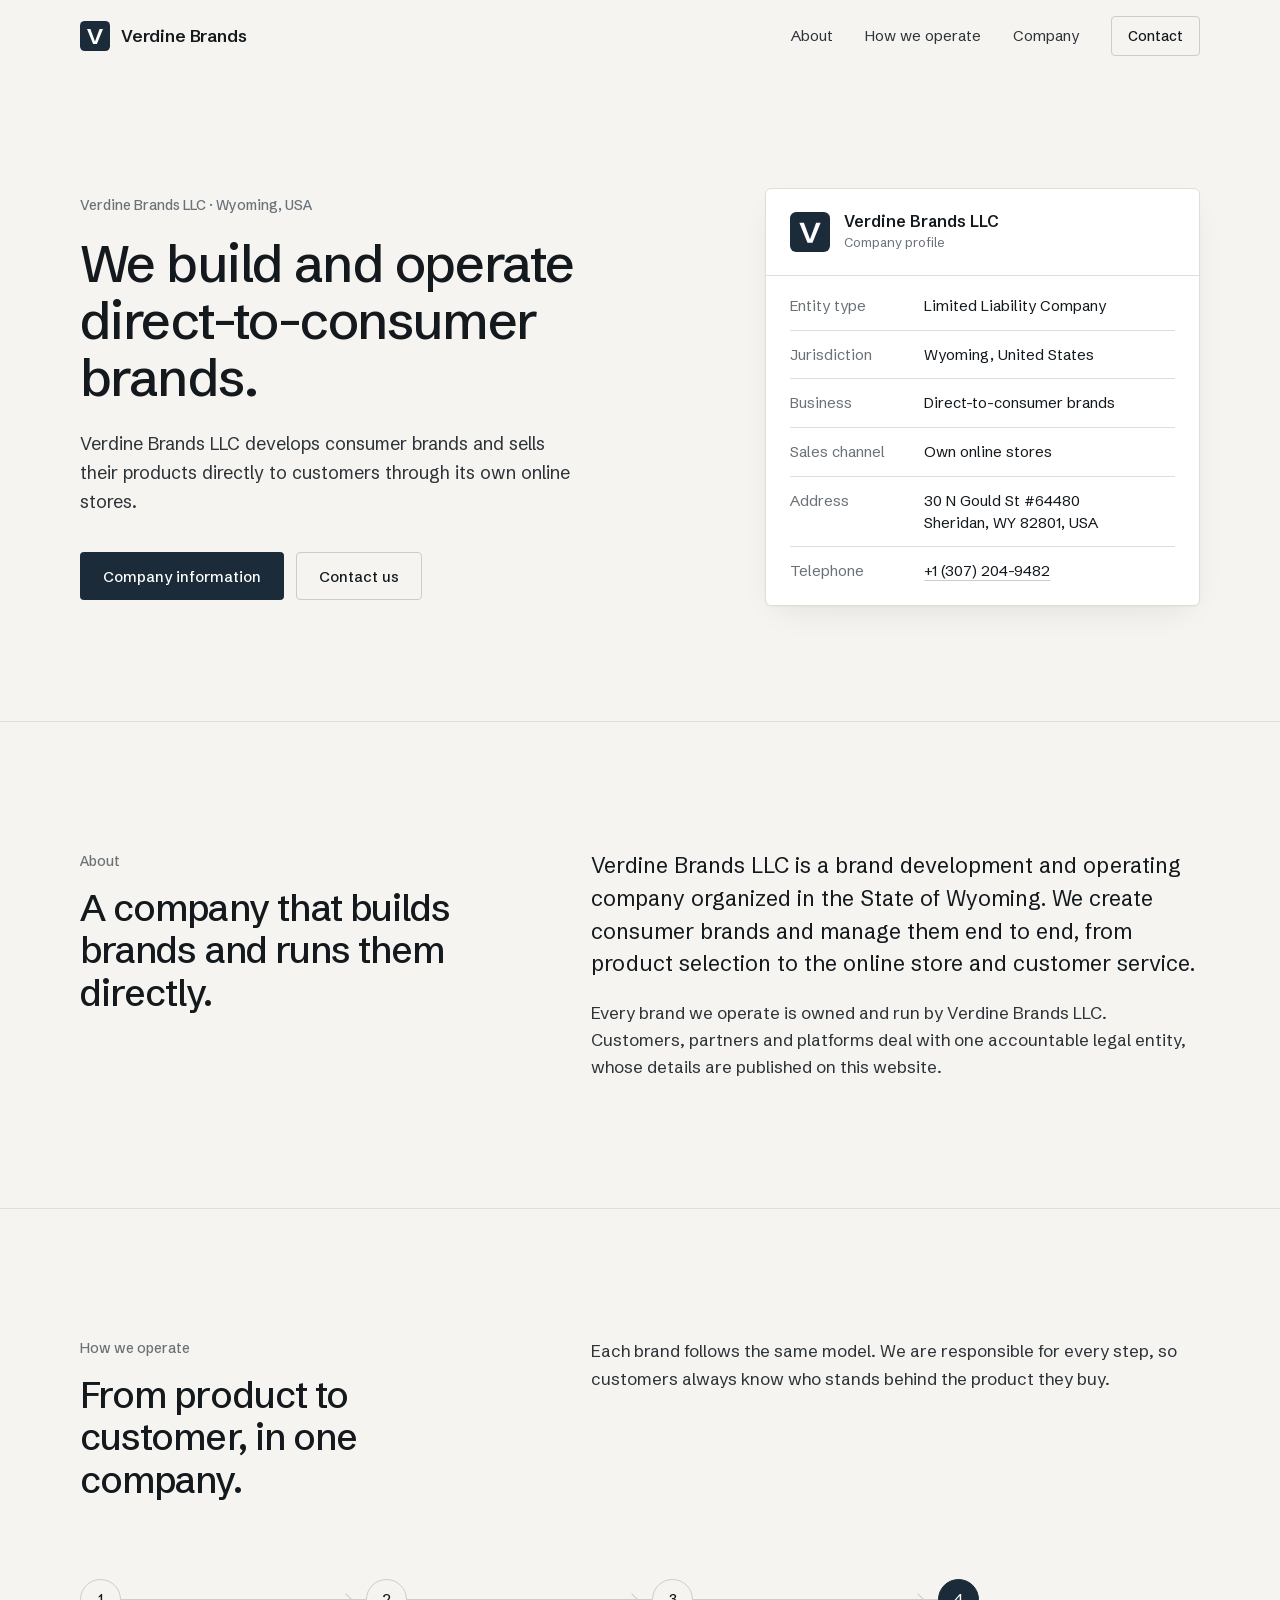
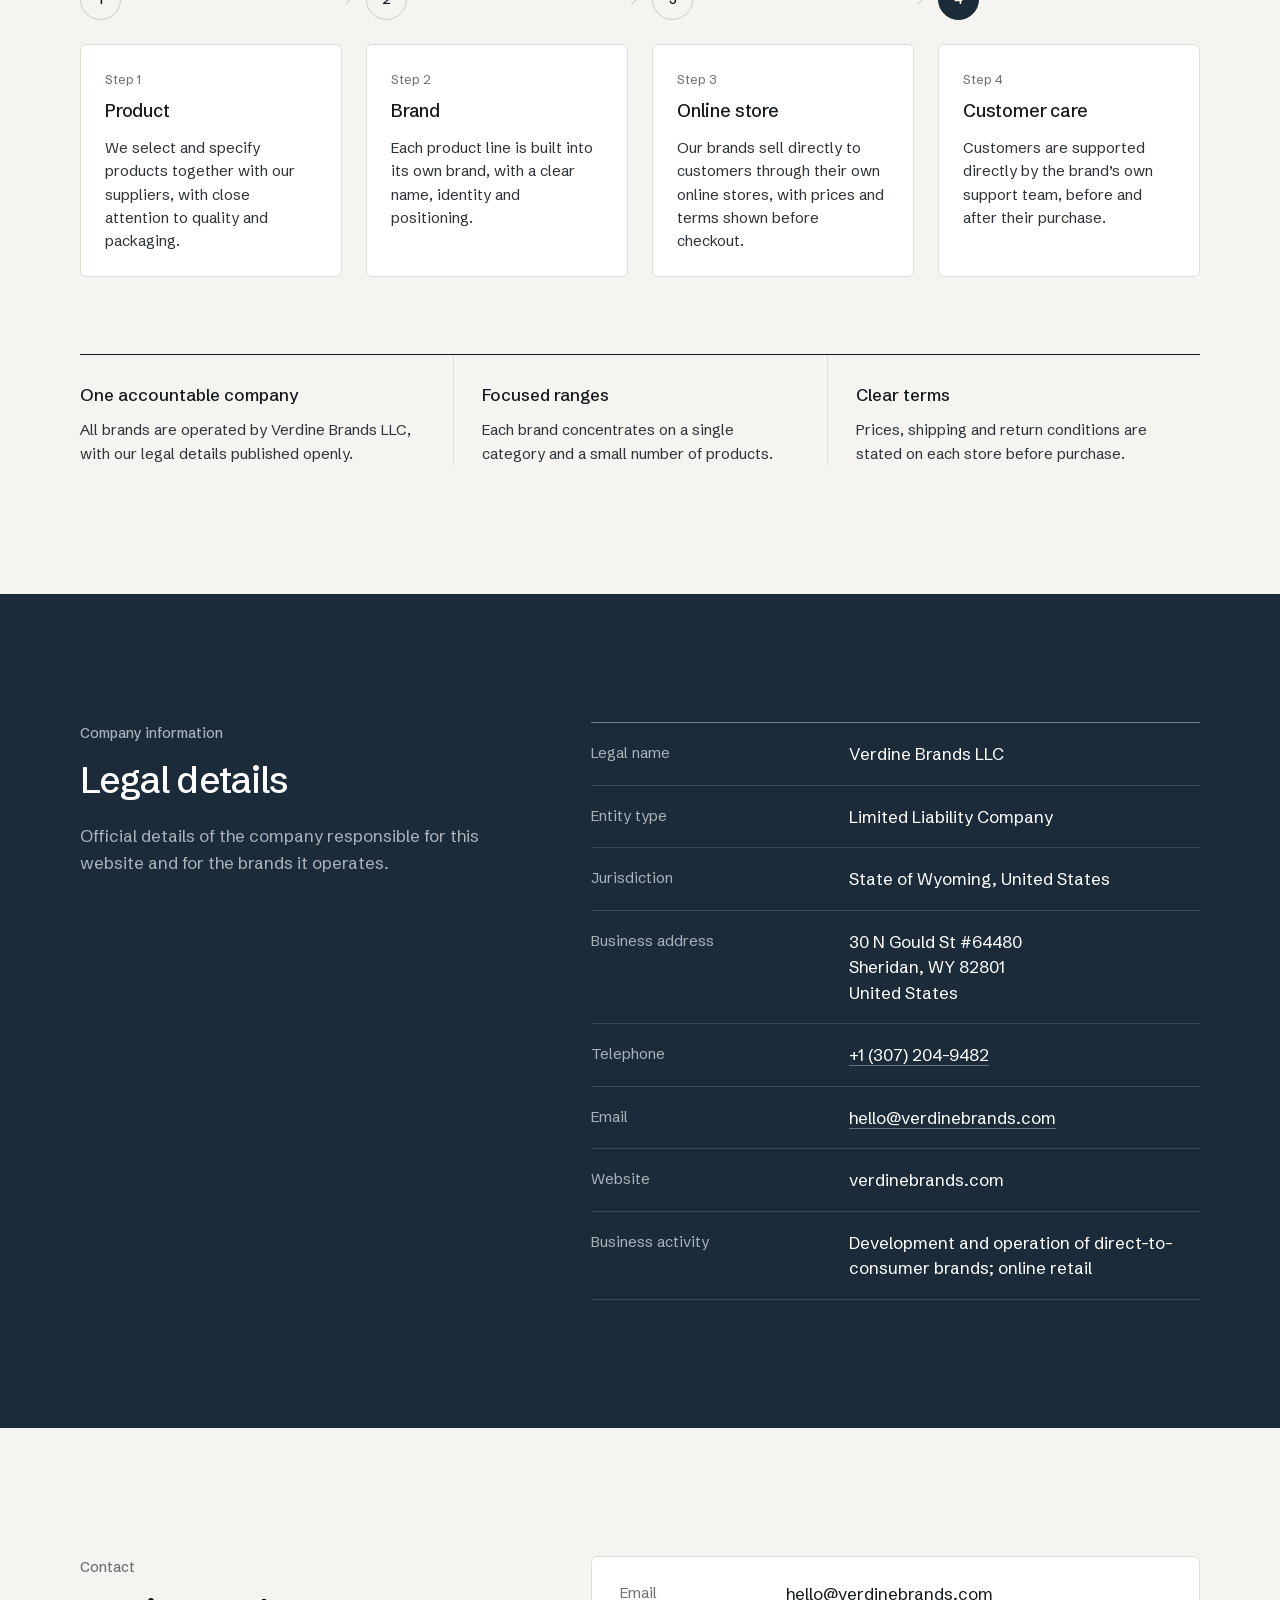
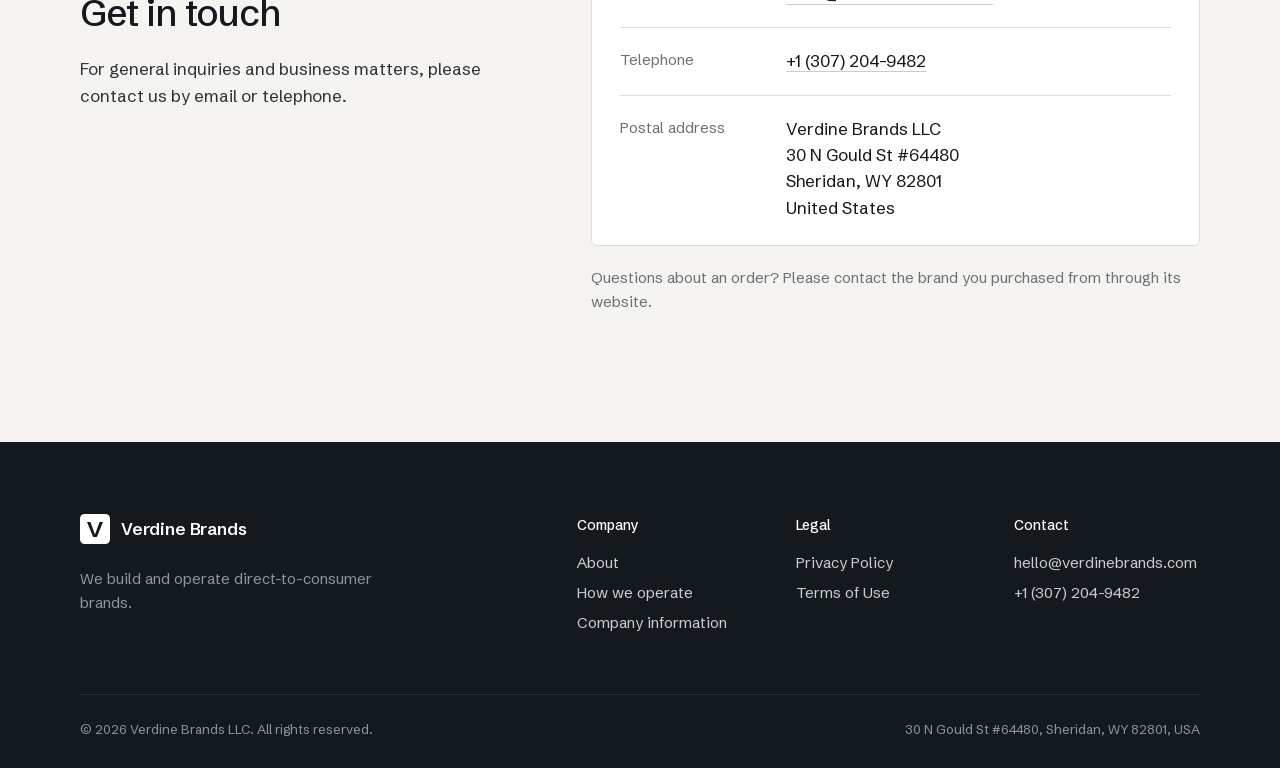
<file: index.html>
<!doctype html>
<html lang="en">
<head>
  <meta charset="utf-8">
  <meta name="viewport" content="width=device-width, initial-scale=1">
  <title>Verdine Brands LLC</title>
  <meta name="description" content="Verdine Brands LLC is a Wyoming limited liability company that builds and operates direct-to-consumer brands and sells through its own online stores.">
  <meta name="theme-color" content="#F5F4F0">
  <link rel="canonical" href="https://verdinebrands.com/">
  <meta property="og:type" content="website">
  <meta property="og:site_name" content="Verdine Brands LLC">
  <meta property="og:title" content="Verdine Brands LLC">
  <meta property="og:description" content="We build and operate direct-to-consumer brands.">
  <meta property="og:url" content="https://verdinebrands.com/">
  <meta property="og:image" content="https://verdinebrands.com/assets/og-image.png">
  <meta property="og:image:width" content="1200">
  <meta property="og:image:height" content="630">
  <meta name="twitter:card" content="summary_large_image">
  <link rel="icon" href="assets/favicon.svg" type="image/svg+xml">
  <link rel="preload" href="assets/fonts/schibsted-grotesk.woff2" as="font" type="font/woff2" crossorigin>
  <link rel="stylesheet" href="styles.css">
  <script>document.documentElement.classList.add('js')</script>
  <script type="application/ld+json">
  {
    "@context": "https://schema.org",
    "@type": "Organization",
    "name": "Verdine Brands LLC",
    "legalName": "Verdine Brands LLC",
    "url": "https://verdinebrands.com/",
    "logo": "https://verdinebrands.com/assets/favicon.svg",
    "email": "hello@verdinebrands.com",
    "telephone": "+1-307-204-9482",
    "address": {
      "@type": "PostalAddress",
      "streetAddress": "30 N Gould St #64480",
      "addressLocality": "Sheridan",
      "addressRegion": "WY",
      "postalCode": "82801",
      "addressCountry": "US"
    }
  }
  </script>
  <script src="site.js" defer></script>
</head>
<body>
<a class="skip" href="#main">Skip to content</a>

<header class="header">
  <div class="wrap">
    <a class="logo" href="./" aria-label="Verdine Brands, home">
      <svg class="logo-mark" viewBox="0 0 64 64" aria-hidden="true"><rect width="64" height="64" rx="10" fill="#1C2B39"/><path d="M15 17h7.2l9.8 26.5L41.8 17H49L36 49h-8z" fill="#fff"/></svg>
      <span class="logo-text">Verdine Brands</span>
    </a>
    <nav class="nav" aria-label="Main">
      <a class="opt" href="#about">About</a>
      <a class="opt" href="#operations">How we operate</a>
      <a class="opt" href="#company">Company</a>
      <a class="btn btn-ghost" href="#contact">Contact</a>
    </nav>
  </div>
</header>

<main id="main">

  <section class="hero">
    <div class="wrap hero-grid">
      <div>
        <p class="kicker">Verdine Brands LLC · Wyoming, USA</p>
        <h1>We build and operate direct-to-consumer brands.</h1>
        <p class="lead">Verdine Brands LLC develops consumer brands and sells their products directly to customers through its own online stores.</p>
        <div class="actions">
          <a class="btn btn-primary" href="#company">Company information</a>
          <a class="btn btn-ghost" href="#contact">Contact us</a>
        </div>
      </div>
      <aside class="profile" aria-label="Company profile">
        <div class="profile-head">
          <svg class="logo-mark" viewBox="0 0 64 64" aria-hidden="true"><rect width="64" height="64" rx="10" fill="#1C2B39"/><path d="M15 17h7.2l9.8 26.5L41.8 17H49L36 49h-8z" fill="#fff"/></svg>
          <div><b>Verdine Brands LLC</b><span>Company profile</span></div>
        </div>
        <dl>
          <div><dt>Entity type</dt><dd>Limited Liability Company</dd></div>
          <div><dt>Jurisdiction</dt><dd>Wyoming, United States</dd></div>
          <div><dt>Business</dt><dd>Direct-to-consumer brands</dd></div>
          <div><dt>Sales channel</dt><dd>Own online stores</dd></div>
          <div><dt>Address</dt><dd>30 N Gould St #64480<br>Sheridan, WY 82801, USA</dd></div>
          <div><dt>Telephone</dt><dd><a class="u" href="tel:+13072049482">+1 (307) 204-9482</a></dd></div>
        </dl>
      </aside>
    </div>
  </section>

  <section class="sec" id="about">
    <div class="wrap sec-head">
      <div class="rv">
        <p class="kicker">About</p>
        <h2>A company that builds brands and runs them directly.</h2>
      </div>
      <div class="prose rv">
        <p class="big">Verdine Brands LLC is a brand development and operating company organized in the State of Wyoming. We create consumer brands and manage them end to end, from product selection to the online store and customer service.</p>
        <p>Every brand we operate is owned and run by Verdine Brands LLC. Customers, partners and platforms deal with one accountable legal entity, whose details are published on this website.</p>
      </div>
    </div>
  </section>

  <section class="sec" id="operations">
    <div class="wrap">
      <div class="sec-head rv">
        <div>
          <p class="kicker">How we operate</p>
          <h2>From product to customer, in one company.</h2>
        </div>
        <div class="prose"><p>Each brand follows the same model. We are responsible for every step, so customers always know who stands behind the product they buy.</p></div>
      </div>

      <ol class="flow">
        <li class="rv"><span class="node">1</span><div class="card"><span class="step">Step 1</span><h3>Product</h3><p>We select and specify products together with our suppliers, with close attention to quality and packaging.</p></div></li>
        <li class="rv"><span class="node">2</span><div class="card"><span class="step">Step 2</span><h3>Brand</h3><p>Each product line is built into its own brand, with a clear name, identity and positioning.</p></div></li>
        <li class="rv"><span class="node">3</span><div class="card"><span class="step">Step 3</span><h3>Online store</h3><p>Our brands sell directly to customers through their own online stores, with prices and terms shown before checkout.</p></div></li>
        <li class="rv"><span class="node">4</span><div class="card"><span class="step">Step 4</span><h3>Customer care</h3><p>Customers are supported directly by the brand’s own support team, before and after their purchase.</p></div></li>
      </ol>

      <div class="standards rv">
        <div><h3>One accountable company</h3><p>All brands are operated by Verdine Brands LLC, with our legal details published openly.</p></div>
        <div><h3>Focused ranges</h3><p>Each brand concentrates on a single category and a small number of products.</p></div>
        <div><h3>Clear terms</h3><p>Prices, shipping and return conditions are stated on each store before purchase.</p></div>
      </div>
    </div>
  </section>

  <section class="sec company" id="company">
    <div class="wrap sec-head">
      <div class="rv">
        <p class="kicker">Company information</p>
        <h2>Legal details</h2>
        <div class="prose" style="margin-top:20px"><p>Official details of the company responsible for this website and for the brands it operates.</p></div>
      </div>
      <dl class="register rv">
        <div><dt>Legal name</dt><dd>Verdine Brands LLC</dd></div>
        <div><dt>Entity type</dt><dd>Limited Liability Company</dd></div>
        <div><dt>Jurisdiction</dt><dd>State of Wyoming, United States</dd></div>
        <div><dt>Business address</dt><dd>30 N Gould St #64480<br>Sheridan, WY 82801<br>United States</dd></div>
        <div><dt>Telephone</dt><dd><a class="u" href="tel:+13072049482">+1 (307) 204-9482</a></dd></div>
        <div><dt>Email</dt><dd><a class="u" href="mailto:hello@verdinebrands.com">hello@verdinebrands.com</a></dd></div>
        <div><dt>Website</dt><dd>verdinebrands.com</dd></div>
        <div><dt>Business activity</dt><dd>Development and operation of direct-to-consumer brands; online retail</dd></div>
      </dl>
    </div>
  </section>

  <section class="sec" id="contact">
    <div class="wrap sec-head">
      <div class="rv">
        <p class="kicker">Contact</p>
        <h2>Get in touch</h2>
        <div class="prose" style="margin-top:20px"><p>For general inquiries and business matters, please contact us by email or telephone.</p></div>
      </div>
      <div class="rv">
        <div class="contact-card">
          <div><h3>Email</h3><p><a class="u" href="mailto:hello@verdinebrands.com">hello@verdinebrands.com</a></p></div>
          <div><h3>Telephone</h3><p><a class="u" href="tel:+13072049482">+1 (307) 204-9482</a></p></div>
          <div><h3>Postal address</h3><p>Verdine Brands LLC<br>30 N Gould St #64480<br>Sheridan, WY 82801<br>United States</p></div>
        </div>
        <p class="contact-note">Questions about an order? Please contact the brand you purchased from through its website.</p>
      </div>
    </div>
  </section>

</main>

<footer class="footer">
  <div class="wrap">
    <div class="f-top">
      <div>
        <a class="logo" href="./">
          <svg class="logo-mark" viewBox="0 0 64 64" aria-hidden="true"><rect width="64" height="64" rx="10" fill="#FFFFFF"/><path d="M15 17h7.2l9.8 26.5L41.8 17H49L36 49h-8z" fill="#14191D"/></svg>
          <span class="logo-text">Verdine Brands</span>
        </a>
        <p>We build and operate direct-to-consumer brands.</p>
      </div>
      <div>
        <h4>Company</h4>
        <ul><li><a href="#about">About</a></li><li><a href="#operations">How we operate</a></li><li><a href="#company">Company information</a></li></ul>
      </div>
      <div>
        <h4>Legal</h4>
        <ul><li><a href="privacy.html">Privacy Policy</a></li><li><a href="terms.html">Terms of Use</a></li></ul>
      </div>
      <div>
        <h4>Contact</h4>
        <ul><li><a href="mailto:hello@verdinebrands.com">hello@verdinebrands.com</a></li><li><a href="tel:+13072049482">+1 (307) 204-9482</a></li></ul>
      </div>
    </div>
    <div class="f-bottom">
      <span>© <span data-year>2026</span> Verdine Brands LLC. All rights reserved.</span>
      <span>30 N Gould St #64480, Sheridan, WY 82801, USA</span>
    </div>
  </div>
</footer>
</body>
</html>
</file>
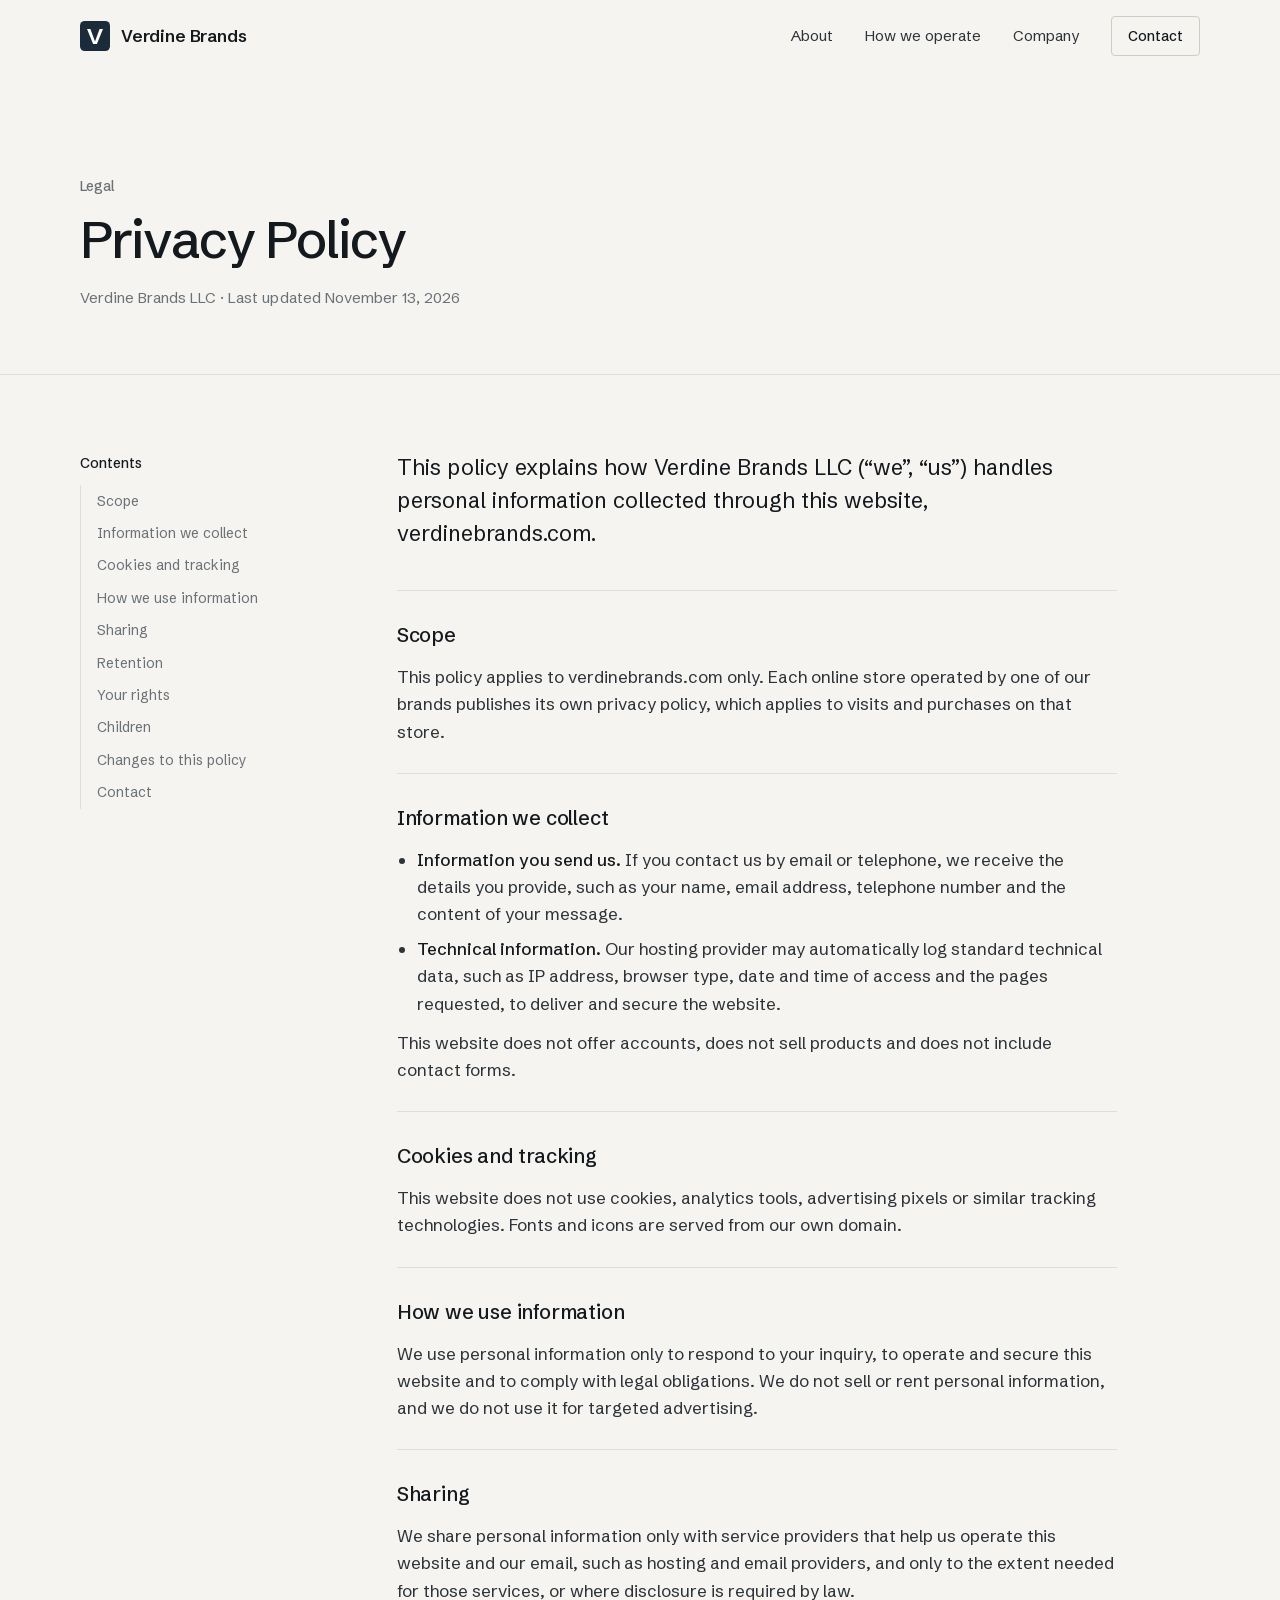
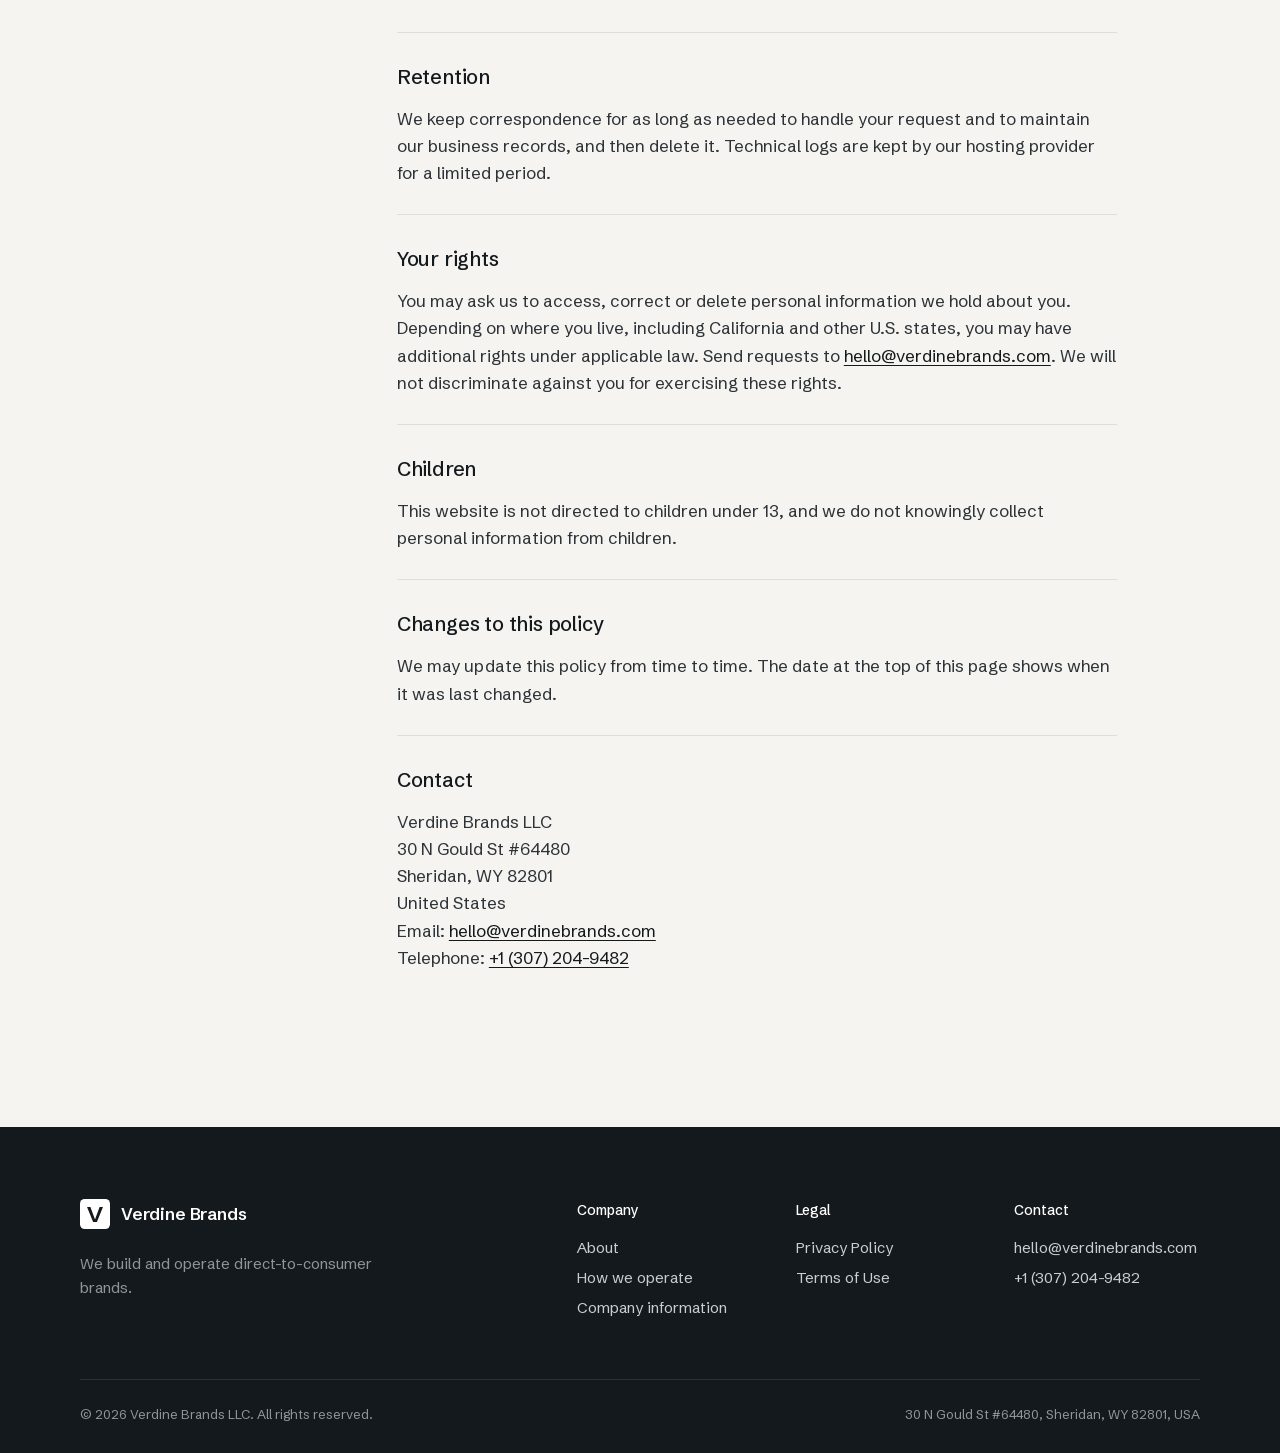
<file: privacy.html>
<!doctype html>
<html lang="en">
<head>
  <meta charset="utf-8">
  <meta name="viewport" content="width=device-width, initial-scale=1">
  <title>Privacy Policy · Verdine Brands LLC</title>
  <meta name="description" content="How Verdine Brands LLC handles personal information collected through verdinebrands.com.">
  <meta name="theme-color" content="#F5F4F0">
  <link rel="canonical" href="https://verdinebrands.com/privacy.html">
  <link rel="icon" href="assets/favicon.svg" type="image/svg+xml">
  <link rel="preload" href="assets/fonts/schibsted-grotesk.woff2" as="font" type="font/woff2" crossorigin>
  <link rel="stylesheet" href="styles.css">
  <script>document.documentElement.classList.add('js')</script>
  <script src="site.js" defer></script>
</head>
<body>
<a class="skip" href="#main">Skip to content</a>

<header class="header">
  <div class="wrap">
    <a class="logo" href="./" aria-label="Verdine Brands, home">
      <svg class="logo-mark" viewBox="0 0 64 64" aria-hidden="true"><rect width="64" height="64" rx="10" fill="#1C2B39"/><path d="M15 17h7.2l9.8 26.5L41.8 17H49L36 49h-8z" fill="#fff"/></svg>
      <span class="logo-text">Verdine Brands</span>
    </a>
    <nav class="nav" aria-label="Main">
      <a class="opt" href="./#about">About</a>
      <a class="opt" href="./#operations">How we operate</a>
      <a class="opt" href="./#company">Company</a>
      <a class="btn btn-ghost" href="./#contact">Contact</a>
    </nav>
  </div>
</header>

<main id="main">
  <section class="page-head">
    <div class="wrap">
      <p class="kicker">Legal</p>
      <h1>Privacy Policy</h1>
      <p class="meta">Verdine Brands LLC · Last updated November 13, 2026</p>
    </div>
  </section>

  <section class="legal">
    <div class="wrap legal-grid">
      <nav class="toc" aria-label="Contents">
        <p>Contents</p>
        <ol>
            <li><a href="#scope">Scope</a></li>
            <li><a href="#collect">Information we collect</a></li>
            <li><a href="#cookies">Cookies and tracking</a></li>
            <li><a href="#use">How we use information</a></li>
            <li><a href="#sharing">Sharing</a></li>
            <li><a href="#retention">Retention</a></li>
            <li><a href="#rights">Your rights</a></li>
            <li><a href="#children">Children</a></li>
            <li><a href="#changes">Changes to this policy</a></li>
            <li><a href="#contact">Contact</a></li>
        </ol>
      </nav>
      <article class="doc">
        <p class="intro">This policy explains how Verdine Brands LLC (“we”, “us”) handles personal information collected through this website, verdinebrands.com.</p>
          <section id="scope">
            <h2>Scope</h2>
            <p>This policy applies to verdinebrands.com only. Each online store operated by one of our brands publishes its own privacy policy, which applies to visits and purchases on that store.</p>
          </section>
          <section id="collect">
            <h2>Information we collect</h2>
            <ul><li><strong>Information you send us.</strong> If you contact us by email or telephone, we receive the details you provide, such as your name, email address, telephone number and the content of your message.</li><li><strong>Technical information.</strong> Our hosting provider may automatically log standard technical data, such as IP address, browser type, date and time of access and the pages requested, to deliver and secure the website.</li></ul><p>This website does not offer accounts, does not sell products and does not include contact forms.</p>
          </section>
          <section id="cookies">
            <h2>Cookies and tracking</h2>
            <p>This website does not use cookies, analytics tools, advertising pixels or similar tracking technologies. Fonts and icons are served from our own domain.</p>
          </section>
          <section id="use">
            <h2>How we use information</h2>
            <p>We use personal information only to respond to your inquiry, to operate and secure this website and to comply with legal obligations. We do not sell or rent personal information, and we do not use it for targeted advertising.</p>
          </section>
          <section id="sharing">
            <h2>Sharing</h2>
            <p>We share personal information only with service providers that help us operate this website and our email, such as hosting and email providers, and only to the extent needed for those services, or where disclosure is required by law.</p>
          </section>
          <section id="retention">
            <h2>Retention</h2>
            <p>We keep correspondence for as long as needed to handle your request and to maintain our business records, and then delete it. Technical logs are kept by our hosting provider for a limited period.</p>
          </section>
          <section id="rights">
            <h2>Your rights</h2>
            <p>You may ask us to access, correct or delete personal information we hold about you. Depending on where you live, including California and other U.S. states, you may have additional rights under applicable law. Send requests to <a href="mailto:hello@verdinebrands.com">hello@verdinebrands.com</a>. We will not discriminate against you for exercising these rights.</p>
          </section>
          <section id="children">
            <h2>Children</h2>
            <p>This website is not directed to children under 13, and we do not knowingly collect personal information from children.</p>
          </section>
          <section id="changes">
            <h2>Changes to this policy</h2>
            <p>We may update this policy from time to time. The date at the top of this page shows when it was last changed.</p>
          </section>
          <section id="contact">
            <h2>Contact</h2>
            <p>Verdine Brands LLC</p>
          <address>30 N Gould St #64480<br>Sheridan, WY 82801<br>United States</address>
          <p>Email: <a href="mailto:hello@verdinebrands.com">hello@verdinebrands.com</a><br>Telephone: <a href="tel:+13072049482">+1 (307) 204-9482</a></p>
          </section>
      </article>
    </div>
  </section>
</main>

<footer class="footer">
  <div class="wrap">
    <div class="f-top">
      <div>
        <a class="logo" href="./">
          <svg class="logo-mark" viewBox="0 0 64 64" aria-hidden="true"><rect width="64" height="64" rx="10" fill="#FFFFFF"/><path d="M15 17h7.2l9.8 26.5L41.8 17H49L36 49h-8z" fill="#14191D"/></svg>
          <span class="logo-text">Verdine Brands</span>
        </a>
        <p>We build and operate direct-to-consumer brands.</p>
      </div>
      <div>
        <h4>Company</h4>
        <ul><li><a href="./#about">About</a></li><li><a href="./#operations">How we operate</a></li><li><a href="./#company">Company information</a></li></ul>
      </div>
      <div>
        <h4>Legal</h4>
        <ul><li><a href="privacy.html">Privacy Policy</a></li><li><a href="terms.html">Terms of Use</a></li></ul>
      </div>
      <div>
        <h4>Contact</h4>
        <ul><li><a href="mailto:hello@verdinebrands.com">hello@verdinebrands.com</a></li><li><a href="tel:+13072049482">+1 (307) 204-9482</a></li></ul>
      </div>
    </div>
    <div class="f-bottom">
      <span>© <span data-year>2026</span> Verdine Brands LLC. All rights reserved.</span>
      <span>30 N Gould St #64480, Sheridan, WY 82801, USA</span>
    </div>
  </div>
</footer>
</body>
</html>
</file>
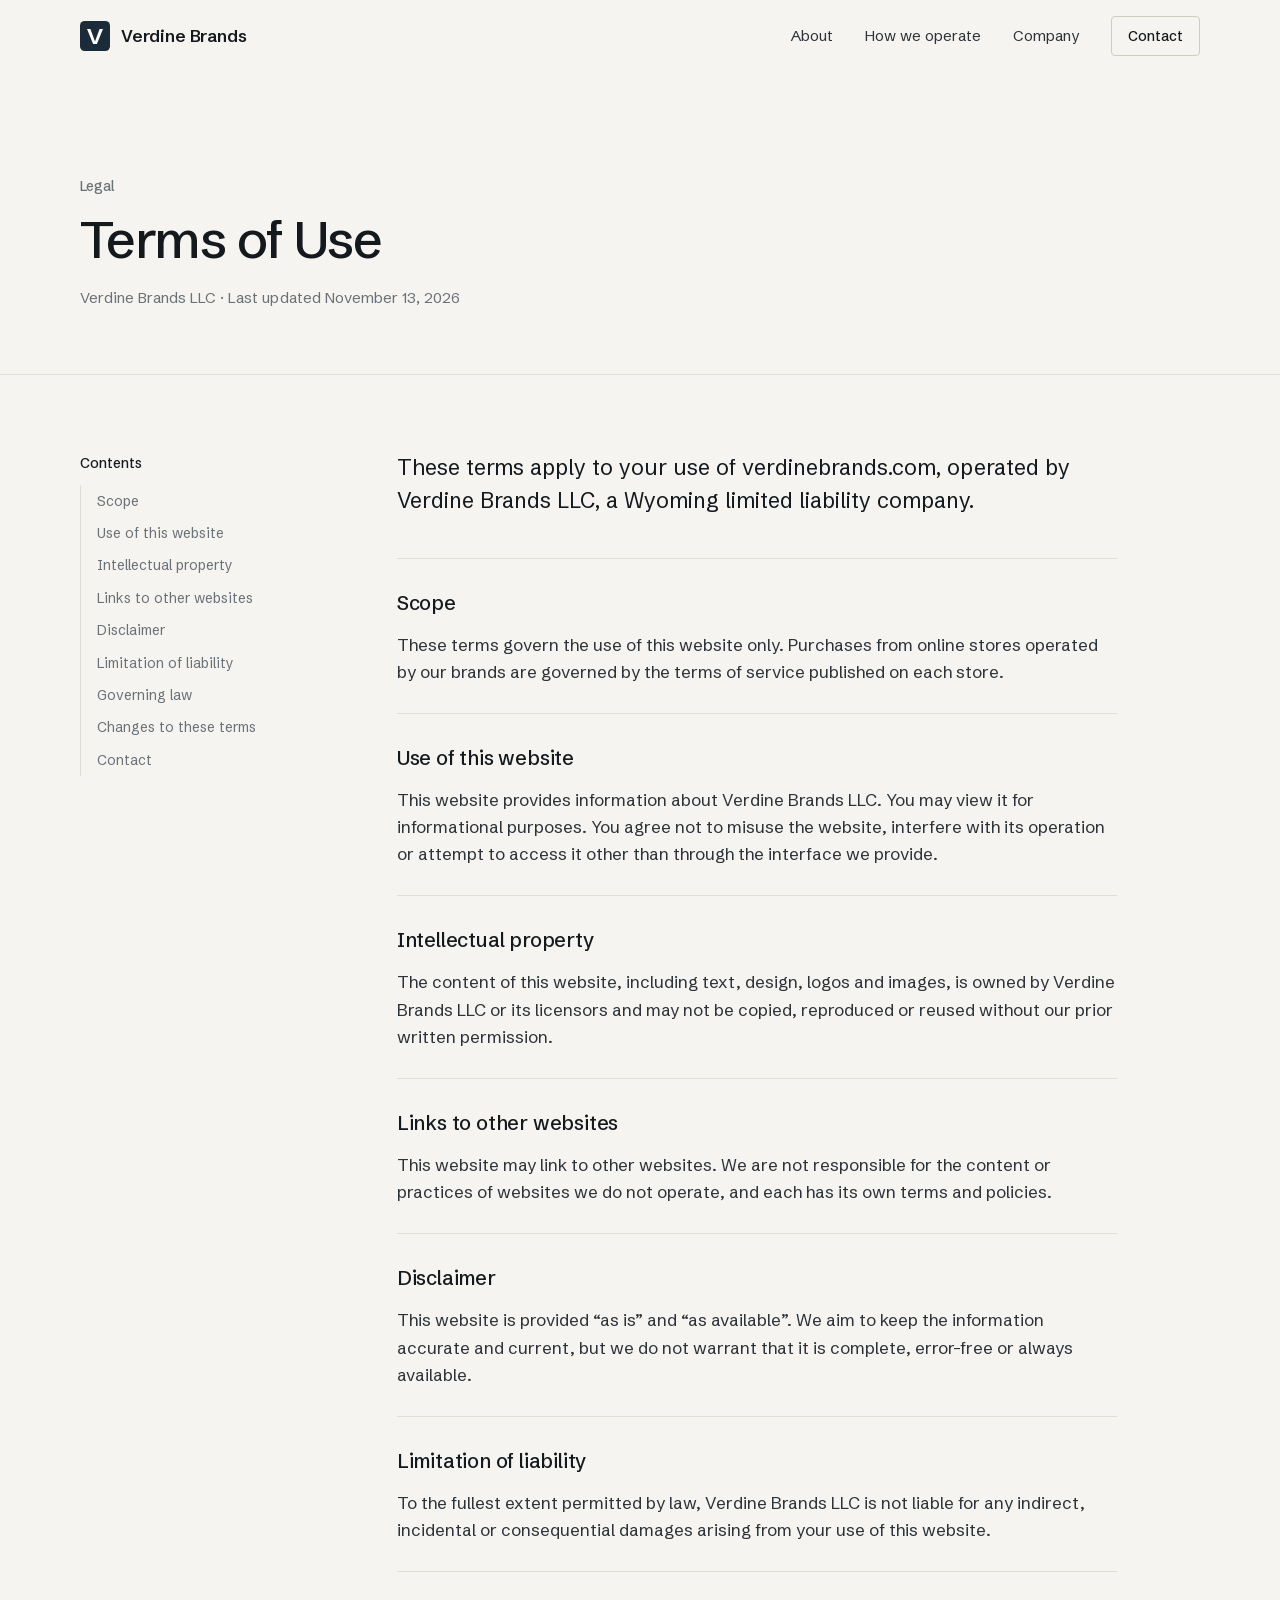
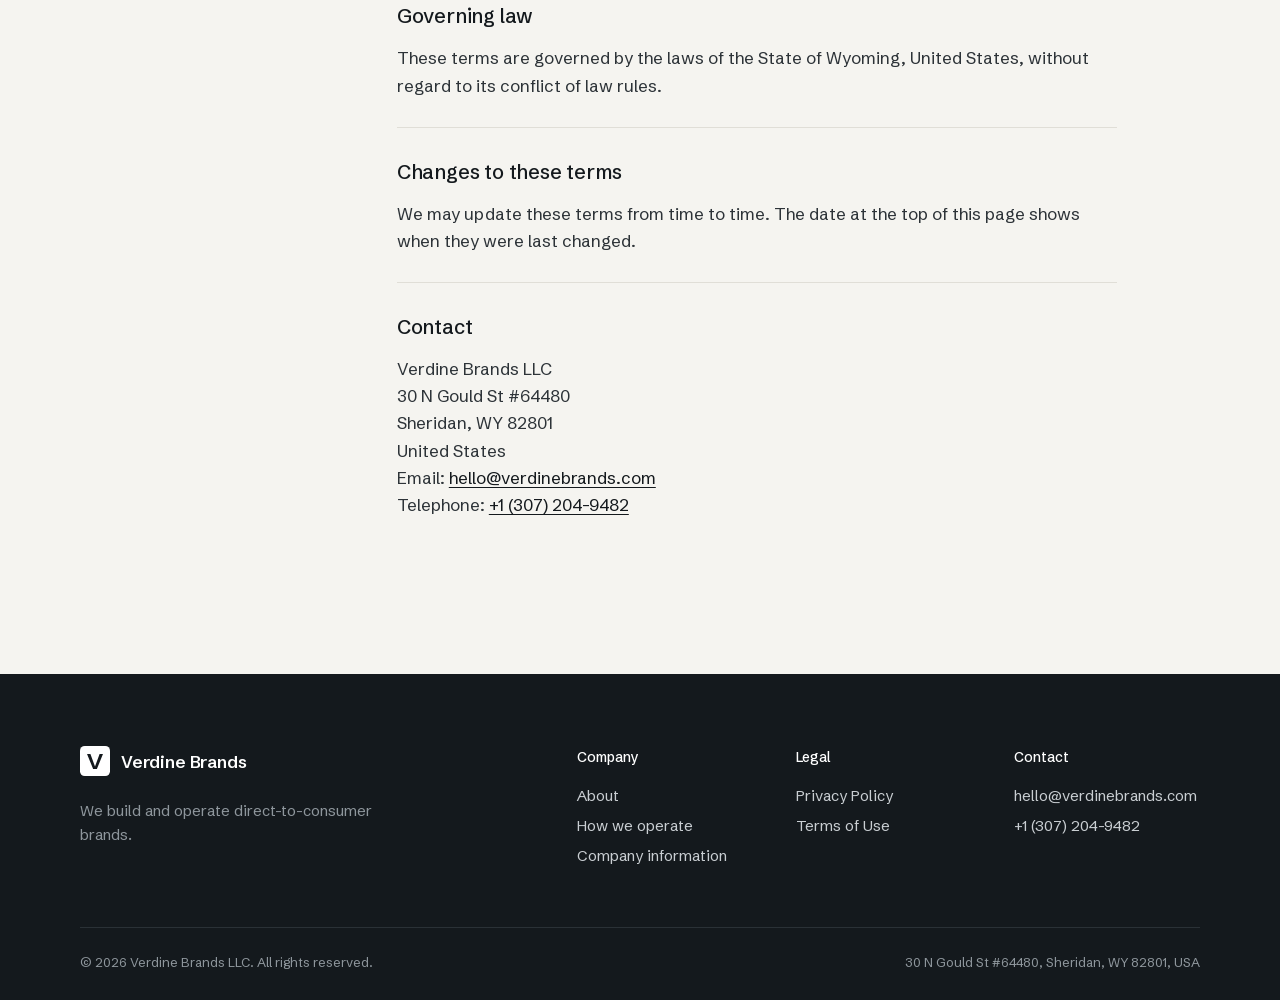
<file: terms.html>
<!doctype html>
<html lang="en">
<head>
  <meta charset="utf-8">
  <meta name="viewport" content="width=device-width, initial-scale=1">
  <title>Terms of Use · Verdine Brands LLC</title>
  <meta name="description" content="Terms that apply to the use of verdinebrands.com, operated by Verdine Brands LLC.">
  <meta name="theme-color" content="#F5F4F0">
  <link rel="canonical" href="https://verdinebrands.com/terms.html">
  <link rel="icon" href="assets/favicon.svg" type="image/svg+xml">
  <link rel="preload" href="assets/fonts/schibsted-grotesk.woff2" as="font" type="font/woff2" crossorigin>
  <link rel="stylesheet" href="styles.css">
  <script>document.documentElement.classList.add('js')</script>
  <script src="site.js" defer></script>
</head>
<body>
<a class="skip" href="#main">Skip to content</a>

<header class="header">
  <div class="wrap">
    <a class="logo" href="./" aria-label="Verdine Brands, home">
      <svg class="logo-mark" viewBox="0 0 64 64" aria-hidden="true"><rect width="64" height="64" rx="10" fill="#1C2B39"/><path d="M15 17h7.2l9.8 26.5L41.8 17H49L36 49h-8z" fill="#fff"/></svg>
      <span class="logo-text">Verdine Brands</span>
    </a>
    <nav class="nav" aria-label="Main">
      <a class="opt" href="./#about">About</a>
      <a class="opt" href="./#operations">How we operate</a>
      <a class="opt" href="./#company">Company</a>
      <a class="btn btn-ghost" href="./#contact">Contact</a>
    </nav>
  </div>
</header>

<main id="main">
  <section class="page-head">
    <div class="wrap">
      <p class="kicker">Legal</p>
      <h1>Terms of Use</h1>
      <p class="meta">Verdine Brands LLC · Last updated November 13, 2026</p>
    </div>
  </section>

  <section class="legal">
    <div class="wrap legal-grid">
      <nav class="toc" aria-label="Contents">
        <p>Contents</p>
        <ol>
            <li><a href="#scope">Scope</a></li>
            <li><a href="#use">Use of this website</a></li>
            <li><a href="#ip">Intellectual property</a></li>
            <li><a href="#links">Links to other websites</a></li>
            <li><a href="#disclaimer">Disclaimer</a></li>
            <li><a href="#liability">Limitation of liability</a></li>
            <li><a href="#law">Governing law</a></li>
            <li><a href="#changes">Changes to these terms</a></li>
            <li><a href="#contact">Contact</a></li>
        </ol>
      </nav>
      <article class="doc">
        <p class="intro">These terms apply to your use of verdinebrands.com, operated by Verdine Brands LLC, a Wyoming limited liability company.</p>
          <section id="scope">
            <h2>Scope</h2>
            <p>These terms govern the use of this website only. Purchases from online stores operated by our brands are governed by the terms of service published on each store.</p>
          </section>
          <section id="use">
            <h2>Use of this website</h2>
            <p>This website provides information about Verdine Brands LLC. You may view it for informational purposes. You agree not to misuse the website, interfere with its operation or attempt to access it other than through the interface we provide.</p>
          </section>
          <section id="ip">
            <h2>Intellectual property</h2>
            <p>The content of this website, including text, design, logos and images, is owned by Verdine Brands LLC or its licensors and may not be copied, reproduced or reused without our prior written permission.</p>
          </section>
          <section id="links">
            <h2>Links to other websites</h2>
            <p>This website may link to other websites. We are not responsible for the content or practices of websites we do not operate, and each has its own terms and policies.</p>
          </section>
          <section id="disclaimer">
            <h2>Disclaimer</h2>
            <p>This website is provided “as is” and “as available”. We aim to keep the information accurate and current, but we do not warrant that it is complete, error-free or always available.</p>
          </section>
          <section id="liability">
            <h2>Limitation of liability</h2>
            <p>To the fullest extent permitted by law, Verdine Brands LLC is not liable for any indirect, incidental or consequential damages arising from your use of this website.</p>
          </section>
          <section id="law">
            <h2>Governing law</h2>
            <p>These terms are governed by the laws of the State of Wyoming, United States, without regard to its conflict of law rules.</p>
          </section>
          <section id="changes">
            <h2>Changes to these terms</h2>
            <p>We may update these terms from time to time. The date at the top of this page shows when they were last changed.</p>
          </section>
          <section id="contact">
            <h2>Contact</h2>
            <p>Verdine Brands LLC</p>
          <address>30 N Gould St #64480<br>Sheridan, WY 82801<br>United States</address>
          <p>Email: <a href="mailto:hello@verdinebrands.com">hello@verdinebrands.com</a><br>Telephone: <a href="tel:+13072049482">+1 (307) 204-9482</a></p>
          </section>
      </article>
    </div>
  </section>
</main>

<footer class="footer">
  <div class="wrap">
    <div class="f-top">
      <div>
        <a class="logo" href="./">
          <svg class="logo-mark" viewBox="0 0 64 64" aria-hidden="true"><rect width="64" height="64" rx="10" fill="#FFFFFF"/><path d="M15 17h7.2l9.8 26.5L41.8 17H49L36 49h-8z" fill="#14191D"/></svg>
          <span class="logo-text">Verdine Brands</span>
        </a>
        <p>We build and operate direct-to-consumer brands.</p>
      </div>
      <div>
        <h4>Company</h4>
        <ul><li><a href="./#about">About</a></li><li><a href="./#operations">How we operate</a></li><li><a href="./#company">Company information</a></li></ul>
      </div>
      <div>
        <h4>Legal</h4>
        <ul><li><a href="privacy.html">Privacy Policy</a></li><li><a href="terms.html">Terms of Use</a></li></ul>
      </div>
      <div>
        <h4>Contact</h4>
        <ul><li><a href="mailto:hello@verdinebrands.com">hello@verdinebrands.com</a></li><li><a href="tel:+13072049482">+1 (307) 204-9482</a></li></ul>
      </div>
    </div>
    <div class="f-bottom">
      <span>© <span data-year>2026</span> Verdine Brands LLC. All rights reserved.</span>
      <span>30 N Gould St #64480, Sheridan, WY 82801, USA</span>
    </div>
  </div>
</footer>
</body>
</html>
</file>
<file: styles.css>
/* Verdine Brands LLC */

@font-face {
  font-family: "Schibsted Grotesk";
  src: url("assets/fonts/schibsted-grotesk.woff2") format("woff2");
  font-weight: 400 700; font-style: normal; font-display: swap;
}

:root {
  --bg: #F5F4F0;
  --surface: #FFFFFF;
  --ink: #14191D;
  --text: #2D3338;
  --muted: #6A7177;
  --line: #E0DED7;
  --line-2: #CFCCC4;
  --brand: #1C2B39;
  --brand-2: #243747;
  --on-brand: #F3F4F5;
  --on-brand-2: #A9B3BC;
  --line-brand: rgba(255, 255, 255, .14);
  --font: "Schibsted Grotesk", "Helvetica Neue", Helvetica, Arial, sans-serif;
  --max: 1200px;
  --pad: clamp(16px, 4vw, 40px);
  color-scheme: light;
}

*, *::before, *::after { box-sizing: border-box; }
html { -webkit-text-size-adjust: 100%; scroll-behavior: smooth; scroll-padding-top: 84px; }
body {
  margin: 0; background: var(--bg); color: var(--text);
  font-family: var(--font); font-size: 17px; line-height: 1.6;
  -webkit-font-smoothing: antialiased; -moz-osx-font-smoothing: grayscale;
  overflow-x: hidden;
}
h1, h2, h3, h4, p, dl, dd, ol, ul { margin: 0; }
h1, h2, h3, h4 { color: var(--ink); font-weight: 500; }
a { color: inherit; text-decoration: none; }
svg { display: block; }
:focus-visible { outline: 2px solid var(--brand); outline-offset: 3px; }
::selection { background: var(--brand); color: #fff; }

.wrap { max-width: var(--max); margin: 0 auto; padding: 0 var(--pad); }
.skip { position: absolute; left: -9999px; }
.skip:focus { left: 16px; top: 16px; z-index: 99; background: var(--ink); color: #fff; padding: 10px 14px; }

.kicker { font-size: 14px; font-weight: 500; color: var(--muted); }
.u { text-decoration: underline; text-decoration-color: var(--line-2); text-underline-offset: 4px; text-decoration-thickness: 1px; transition: text-decoration-color .2s; }
.u:hover { text-decoration-color: currentColor; }

/* Buttons */
.btn {
  display: inline-flex; align-items: center; justify-content: center; gap: 10px;
  height: 48px; padding: 0 22px; border-radius: 4px; border: 1px solid transparent;
  font-size: 15px; font-weight: 500; line-height: 1; white-space: nowrap;
  transition: background-color .2s, border-color .2s, color .2s;
}
.btn-primary { background: var(--brand); color: #fff; }
.btn-primary:hover { background: var(--brand-2); }
.btn-ghost { border-color: var(--line-2); color: var(--ink); background: transparent; }
.btn-ghost:hover { border-color: var(--ink); }
.btn svg { width: 14px; height: 14px; }

/* Logo */
.logo { display: inline-flex; align-items: center; gap: 11px; color: var(--ink); }
.logo-mark { width: 30px; height: 30px; flex: none; }
.logo-text { font-size: 17px; font-weight: 600; letter-spacing: -0.01em; }

/* Header */
.header { position: sticky; top: 0; z-index: 40; background: rgba(245, 244, 240, .92); -webkit-backdrop-filter: blur(12px); backdrop-filter: blur(12px); border-bottom: 1px solid transparent; transition: border-color .3s; }
.header.is-solid { border-bottom-color: var(--line); }
.header .wrap { height: 72px; display: flex; align-items: center; justify-content: space-between; gap: 24px; }
.nav { display: flex; align-items: center; gap: 32px; font-size: 15px; }
.nav a:not(.btn) { color: var(--text); transition: color .2s; }
.nav a:not(.btn):hover { color: var(--ink); }
.nav .btn { height: 40px; padding: 0 16px; font-size: 14px; }

/* Hero */
.hero { padding: clamp(64px, 9vw, 120px) 0 clamp(72px, 9vw, 120px); border-bottom: 1px solid var(--line); }
.hero-grid { display: grid; grid-template-columns: minmax(0, 7fr) minmax(0, 5fr); gap: clamp(40px, 6vw, 96px); align-items: center; }
.hero h1 { margin-top: 20px; font-size: clamp(34px, 4.1vw, 56px); line-height: 1.08; letter-spacing: -0.03em; font-weight: 500; max-width: 17ch; }
.hero .lead { margin-top: 24px; font-size: clamp(17px, 1.4vw, 19px); color: var(--text); max-width: 46ch; }
.actions { display: flex; flex-wrap: wrap; gap: 12px; margin-top: 36px; }

.profile { background: var(--surface); border: 1px solid var(--line); border-radius: 6px; box-shadow: 0 1px 2px rgba(20, 25, 29, .04), 0 12px 32px -12px rgba(20, 25, 29, .10); }
.profile-head { display: flex; align-items: center; gap: 14px; padding: 22px 24px; border-bottom: 1px solid var(--line); }
.profile-head .logo-mark { width: 40px; height: 40px; }
.profile-head b { display: block; font-size: 16px; font-weight: 600; color: var(--ink); line-height: 1.3; }
.profile-head span { display: block; font-size: 13px; color: var(--muted); }
.profile dl { padding: 6px 24px 10px; }
.profile dl div { display: grid; grid-template-columns: 118px minmax(0, 1fr); gap: 16px; padding: 13px 0; border-bottom: 1px solid var(--line); font-size: 15px; line-height: 1.45; }
.profile dl div:last-child { border-bottom: 0; }
.profile dt { color: var(--muted); }
.profile dd { color: var(--ink); }

/* Sections */
.sec { padding: clamp(80px, 10vw, 136px) 0; }
.sec + .sec { border-top: 1px solid var(--line); }
.sec-head { display: grid; grid-template-columns: minmax(0, 5fr) minmax(0, 7fr); gap: clamp(32px, 6vw, 96px); align-items: start; }
.sec-head h2, .h2 { font-size: clamp(28px, 2.9vw, 40px); line-height: 1.15; letter-spacing: -0.025em; }
.sec-head .kicker { margin-bottom: 14px; }
.prose p { color: var(--text); max-width: 60ch; }
.prose p + p { margin-top: 18px; }
.prose .big { font-size: clamp(19px, 1.7vw, 22px); line-height: 1.5; color: var(--ink); }

/* Model flow */
.flow { list-style: none; padding: 0; margin-top: clamp(56px, 6vw, 80px); display: grid; grid-template-columns: repeat(4, minmax(0, 1fr)); gap: 24px; position: relative; counter-reset: f; }
.flow::before { content: ""; position: absolute; top: 20px; left: 20px; right: calc((100% - 72px) / 4 - 20px); height: 1px; background: var(--line-2); }
.flow li { position: relative; counter-increment: f; }
.flow .node { position: relative; width: 41px; height: 41px; border-radius: 50%; background: var(--bg); border: 1px solid var(--line-2); display: grid; place-items: center; font-size: 14px; font-weight: 500; color: var(--ink); }
.flow li:last-child .node { background: var(--brand); border-color: var(--brand); color: #fff; }
.flow li:not(:last-child)::after { /* arrow head */
  content: ""; position: absolute; top: 16px; right: -8px; width: 8px; height: 8px;
  border-top: 1px solid var(--line-2); border-right: 1px solid var(--line-2); transform: rotate(45deg);
}
.flow .card { margin-top: 24px; padding: 24px; background: var(--surface); border: 1px solid var(--line); border-radius: 6px; height: calc(100% - 65px); }
.flow h3 { font-size: 18px; letter-spacing: -0.01em; }
.flow .step { display: block; font-size: 13px; color: var(--muted); margin-bottom: 8px; }
.flow p { margin-top: 10px; font-size: 15px; line-height: 1.55; color: var(--text); }

.standards { margin-top: clamp(56px, 6vw, 80px); display: grid; grid-template-columns: repeat(3, minmax(0, 1fr)); gap: 0; border-top: 1px solid var(--ink); }
.standards div { padding: 26px 28px 0 0; }
.standards div + div { padding-left: 28px; border-left: 1px solid var(--line); }
.standards h3 { font-size: 17px; }
.standards p { margin-top: 10px; font-size: 15px; color: var(--text); }

/* Company information */
.company { background: var(--brand); color: var(--on-brand); border-top: 0 !important; }
.company + .sec { border-top: 0; }
.company h2 { color: #fff; }
.company .kicker { color: var(--on-brand-2); }
.company .prose p { color: var(--on-brand-2); }
.register { border-top: 1px solid rgba(255,255,255,.4); }
.register div { display: grid; grid-template-columns: minmax(0, 2fr) minmax(0, 3fr); gap: 24px; padding: 18px 0; border-bottom: 1px solid var(--line-brand); }
.register dt { font-size: 15px; color: var(--on-brand-2); }
.register dd { font-size: 17px; color: #fff; line-height: 1.5; }
.register .u { text-decoration-color: rgba(255,255,255,.35); }
.register .u:hover { text-decoration-color: #fff; }

/* Contact */
.contact-card { background: var(--surface); border: 1px solid var(--line); border-radius: 6px; padding: 4px 28px; }
.contact-card > div { display: grid; grid-template-columns: 150px minmax(0, 1fr); gap: 16px; padding: 20px 0; }
.contact-card > div + div { border-top: 1px solid var(--line); }
.contact-card h3 { font-size: 15px; font-weight: 400; color: var(--muted); }
.contact-card p { color: var(--ink); line-height: 1.55; }
.contact-note { margin-top: 20px; font-size: 15px; color: var(--muted); }

/* Footer */
.footer { background: var(--ink); color: #C9CED2; padding: 72px 0 28px; font-size: 15px; }
.footer .logo { color: #fff; }
.f-top { display: grid; grid-template-columns: minmax(0, 5fr) repeat(3, minmax(0, 2fr)); gap: 32px; padding-bottom: 56px; }
.f-top p { margin-top: 16px; color: #8E969C; max-width: 34ch; }
.f-top h4 { font-size: 14px; font-weight: 500; color: #fff; margin-bottom: 12px; }
.f-top li { list-style: none; line-height: 2; }
.f-top ul { padding: 0; }
.f-top a:hover { color: #fff; }
.f-bottom { display: flex; flex-wrap: wrap; justify-content: space-between; gap: 8px 24px; padding-top: 24px; border-top: 1px solid #2A3136; font-size: 13px; color: #8E969C; }

/* Legal pages */
.page-head { padding: clamp(56px, 8vw, 104px) 0 clamp(40px, 5vw, 64px); border-bottom: 1px solid var(--line); }
.page-head h1 { margin-top: 14px; font-size: clamp(34px, 4.1vw, 56px); line-height: 1.08; letter-spacing: -0.03em; }
.page-head .meta { margin-top: 18px; font-size: 15px; color: var(--muted); }
.legal { padding: clamp(48px, 6vw, 88px) 0 clamp(80px, 10vw, 136px); }
.legal-grid { display: grid; grid-template-columns: 240px minmax(0, 1fr); gap: clamp(32px, 6vw, 96px); align-items: start; }
.toc { position: sticky; top: 104px; font-size: 14px; }
.toc p { font-weight: 500; color: var(--ink); margin-bottom: 10px; }
.toc ol { list-style: none; padding: 0; counter-reset: t; border-left: 1px solid var(--line); }
.toc li { counter-increment: t; }
.toc a { display: block; padding: 5px 0 5px 16px; color: var(--muted); margin-left: -1px; border-left: 1px solid transparent; transition: color .2s, border-color .2s; }
.toc a:hover { color: var(--ink); border-left-color: var(--ink); }
.doc { max-width: 720px; }
.doc .intro { font-size: clamp(19px, 1.7vw, 22px); line-height: 1.5; color: var(--ink); margin-bottom: 40px; }
.doc section { padding: 28px 0; border-top: 1px solid var(--line); }
.doc h2 { font-size: 20px; letter-spacing: -0.01em; margin-bottom: 12px; }
.doc p, .doc li { color: var(--text); }
.doc p + p, .doc ul + p { margin-top: 12px; }
.doc ul { margin-top: 12px; padding-left: 20px; }
.doc li + li { margin-top: 8px; }
.doc strong { color: var(--ink); font-weight: 500; }
.doc a { color: var(--ink); text-decoration: underline; text-underline-offset: 3px; text-decoration-thickness: 1px; }
.doc address { font-style: normal; }

/* Reveal (fail-safe) */
.js .rv { opacity: 0; transform: translateY(14px); transition: opacity .8s ease, transform .8s cubic-bezier(.2,.7,.2,1); }
.js .rv.in { opacity: 1; transform: none; }
@media (prefers-reduced-motion: reduce) {
  html { scroll-behavior: auto; }
  .js .rv { opacity: 1; transform: none; transition: none; }
}

/* Responsive */
@media (max-width: 1000px) {
  .hero-grid { grid-template-columns: 1fr; }
  .profile { max-width: 560px; }
  .flow { grid-template-columns: 1fr 1fr; row-gap: 40px; }
  .flow::before { display: none; }
  .flow li::after { display: none; }
  .sec-head { grid-template-columns: 1fr; }
  .f-top { grid-template-columns: 1fr 1fr 1fr; }
  .f-top > div:first-child { grid-column: 1 / -1; }
}
@media (max-width: 760px) {
  .nav a.opt { display: none; }
  .standards { grid-template-columns: 1fr; }
  .standards div, .standards div + div { padding: 22px 0; border-left: 0; }
  .standards div + div { border-top: 1px solid var(--line); }
  .legal-grid { grid-template-columns: 1fr; }
  .toc { position: static; }
}
@media (max-width: 560px) {
  body { font-size: 16px; }
  .header .wrap { height: 64px; }
  .logo-text { font-size: 16px; }
  .nav { gap: 16px; }
  .actions .btn { flex: 1 1 100%; }
  .profile-head, .profile dl { padding-left: 18px; padding-right: 18px; }
  .profile dl div { grid-template-columns: 1fr; gap: 2px; }
  .flow { grid-template-columns: 1fr; row-gap: 0; padding-left: 0; }
  .flow li { display: grid; grid-template-columns: 41px minmax(0, 1fr); column-gap: 16px; padding-bottom: 20px; }
  .flow li:not(:last-child)::before { content: ""; position: absolute; left: 20px; top: 41px; bottom: 0; width: 1px; background: var(--line-2); }
  .flow .card { margin-top: 0; height: auto; padding: 20px; }
  .register div { grid-template-columns: 1fr; gap: 2px; padding: 14px 0; }
  .contact-card { padding: 4px 20px; }
  .contact-card > div { grid-template-columns: 1fr; gap: 4px; padding: 16px 0; }
  .f-top { grid-template-columns: 1fr 1fr; }
  .f-top > div:last-child { grid-column: 1 / -1; }
}
</file>
